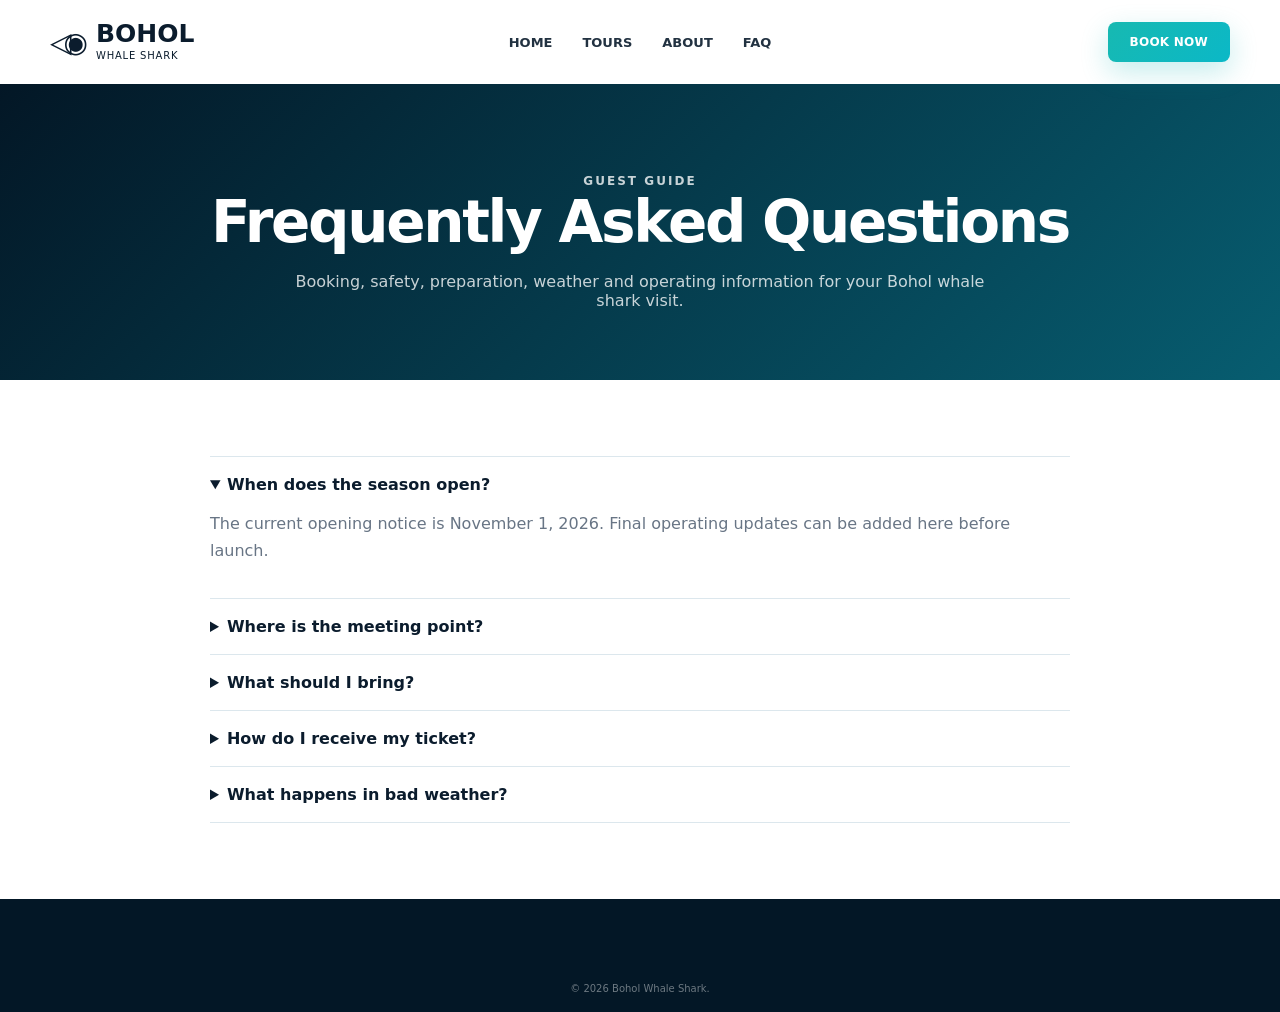
<file: faq.html>
<!doctype html>
<html lang="en">
<head>
  <meta charset="utf-8">
  <meta name="viewport" content="width=device-width, initial-scale=1">
  <title>FAQ | Bohol Whale Shark</title>
  <link rel="stylesheet" href="styles.css?v=20260817-1">
</head>
<body>
  <nav class="nav shell" aria-label="Main navigation" style="color:#0b1c2d">
    <a class="brand" href="index.html"><span class="brand-mark">◁◉</span><span class="brand-text"><strong>BOHOL</strong><small>WHALE SHARK</small></span></a>
    <div class="nav-links"><a href="index.html">Home</a><a href="index.html#tours">Tours</a><a href="index.html#about">About</a><a href="faq.html">FAQ</a></div>
    <a class="btn btn-small nav-book" href="tickets.html">Book Now</a>
  </nav>

  <header class="page-hero">
    <div class="shell">
      <p class="eyebrow">GUEST GUIDE</p>
      <h1>Frequently Asked Questions</h1>
      <p>Booking, safety, preparation, weather and operating information for your Bohol whale shark visit.</p>
    </div>
  </header>

  <main class="section shell">
    <div class="faq-list">
      <details open><summary>When does the season open?</summary><p>The current opening notice is November 1, 2026. Final operating updates can be added here before launch.</p></details>
      <details><summary>Where is the meeting point?</summary><p>The exact check-in location will be confirmed before opening.</p></details>
      <details><summary>What should I bring?</summary><p>Bring swimwear, a towel, a change of clothes, and reef-safe sunscreen.</p></details>
      <details><summary>How do I receive my ticket?</summary><p>After the payment system is connected, guests will receive a booking confirmation and QR e-ticket.</p></details>
      <details><summary>What happens in bad weather?</summary><p>Operations may be delayed, rescheduled, or cancelled when sea conditions are unsafe.</p></details>
    </div>
  </main>

  <footer>
    <p class="copyright">© 2026 Bohol Whale Shark.</p>
  </footer>
</body>
</html>
</file>
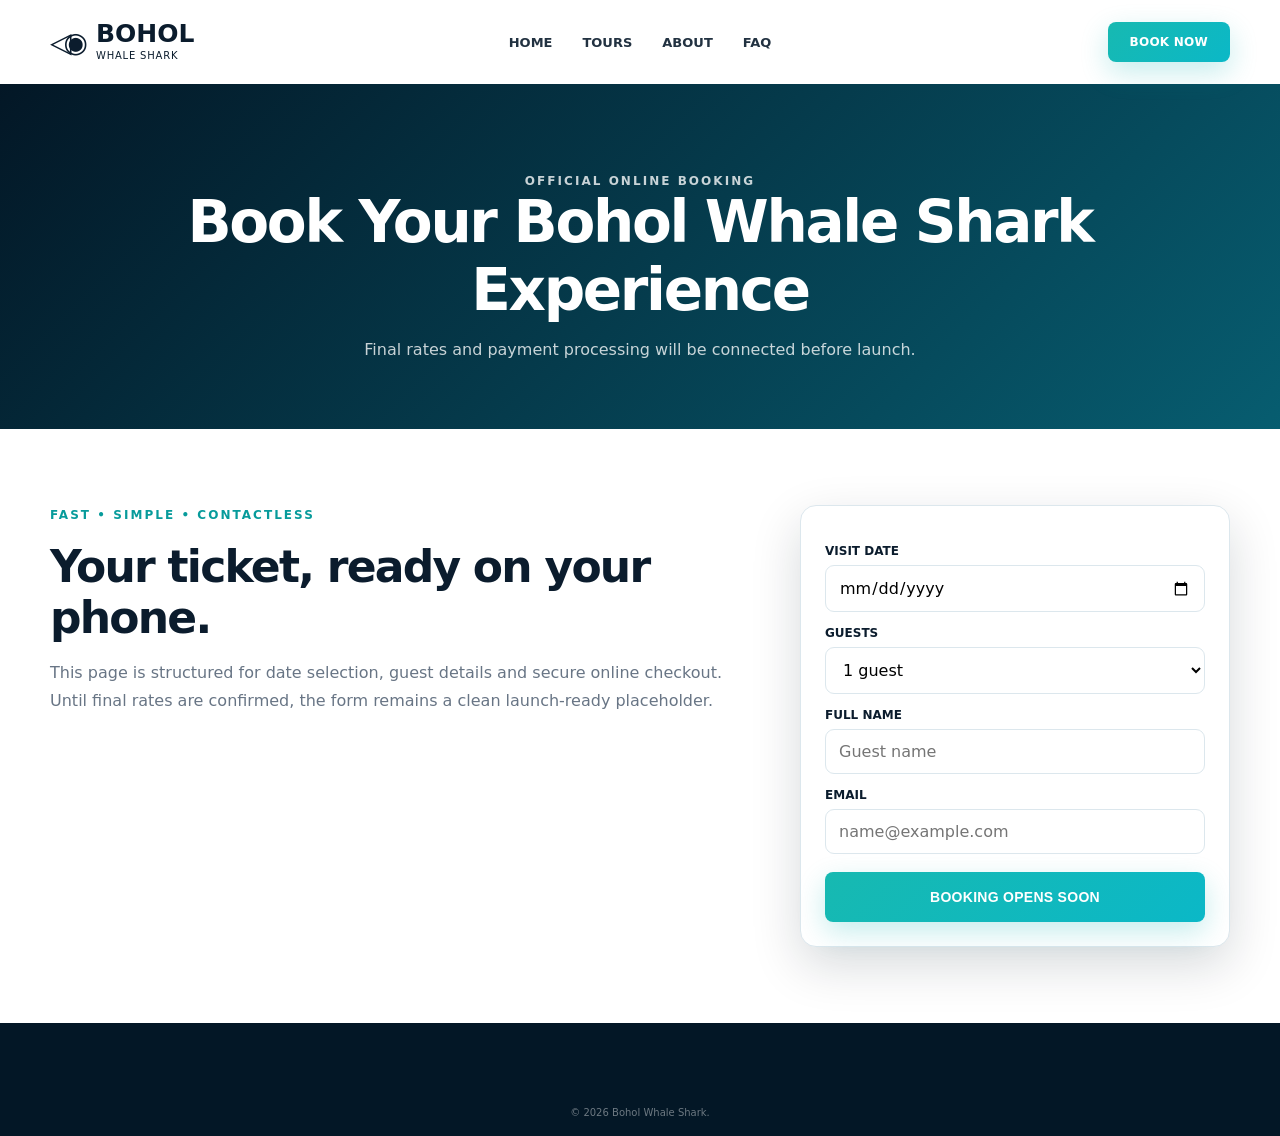
<file: tickets.html>
<!doctype html>
<html lang="en">
<head>
  <meta charset="utf-8">
  <meta name="viewport" content="width=device-width, initial-scale=1">
  <title>Book Tickets | Bohol Whale Shark</title>
  <link rel="stylesheet" href="styles.css?v=20260817-1">
</head>
<body>
  <nav class="nav shell" aria-label="Main navigation" style="color:#0b1c2d">
    <a class="brand" href="index.html"><span class="brand-mark">◁◉</span><span class="brand-text"><strong>BOHOL</strong><small>WHALE SHARK</small></span></a>
    <div class="nav-links"><a href="index.html">Home</a><a href="index.html#tours">Tours</a><a href="index.html#about">About</a><a href="faq.html">FAQ</a></div>
    <a class="btn btn-small nav-book" href="tickets.html">Book Now</a>
  </nav>

  <header class="page-hero">
    <div class="shell">
      <p class="eyebrow">OFFICIAL ONLINE BOOKING</p>
      <h1>Book Your Bohol Whale Shark Experience</h1>
      <p>Final rates and payment processing will be connected before launch.</p>
    </div>
  </header>

  <main class="section shell ticket-wrap">
    <section class="ticket-copy">
      <p class="eyebrow dark">FAST • SIMPLE • CONTACTLESS</p>
      <h2>Your ticket, ready on your phone.</h2>
      <p>This page is structured for date selection, guest details and secure online checkout. Until final rates are confirmed, the form remains a clean launch-ready placeholder.</p>
    </section>

    <form class="booking-card" onsubmit="return false;">
      <label for="visit-date">Visit date</label>
      <input id="visit-date" type="date">

      <label for="guests">Guests</label>
      <select id="guests">
        <option>1 guest</option>
        <option>2 guests</option>
        <option>3 guests</option>
        <option>4 guests</option>
        <option>5 guests</option>
      </select>

      <label for="name">Full name</label>
      <input id="name" type="text" placeholder="Guest name">

      <label for="email">Email</label>
      <input id="email" type="email" placeholder="name@example.com">

      <button class="btn btn-large" type="submit">Booking Opens Soon</button>
    </form>
  </main>

  <footer>
    <p class="copyright">© 2026 Bohol Whale Shark.</p>
  </footer>
</body>
</html>
</file>
<file: styles.css>
:root{
  --navy:#031726;
  --navy2:#062b42;
  --ink:#0b1c2d;
  --muted:#687585;
  --line:#dce7ed;
  --soft:#f4f8fa;
  --teal:#17b9b1;
  --teal2:#079b9b;
  --shadow:0 18px 50px rgba(2,22,35,.16);
}

*{box-sizing:border-box}
html{scroll-behavior:smooth}
body{
  margin:0;
  font-family:Inter,ui-sans-serif,system-ui,-apple-system,BlinkMacSystemFont,"Segoe UI",sans-serif;
  color:var(--ink);
  background:#fff;
}
a{color:inherit;text-decoration:none}
.shell{width:min(1180px,calc(100% - 40px));margin-inline:auto}

/* HERO */
.hero{
  position:relative;
  min-height:850px;
  overflow:hidden;
  color:#fff;
  background:var(--navy);
}
.hero-video{
  position:absolute;
  inset:0;
  width:100%;
  height:100%;
  object-fit:cover;
}
.hero-overlay{
  position:absolute;
  inset:0;
  background:
    linear-gradient(90deg,rgba(1,18,31,.88) 0%,rgba(1,26,43,.66) 46%,rgba(1,17,30,.42) 100%),
    linear-gradient(0deg,rgba(2,22,35,.68),transparent 58%);
}

/* NAV: true three-column layout, no invisible reservation column */
.nav{
  position:relative;
  z-index:5;
  display:grid;
  grid-template-columns:1fr auto 1fr;
  align-items:center;
  padding:22px 0;
}
.brand{
  justify-self:start;
  display:flex;
  gap:10px;
  align-items:center;
}
.brand-mark{font-size:28px;letter-spacing:-8px;margin-right:6px}
.brand-text strong{display:block;font-size:25px;line-height:.9}
.brand-text small{display:block;font-size:10px;letter-spacing:.08em;margin-top:5px}
.nav-links{
  justify-self:center;
  display:flex;
  align-items:center;
  gap:30px;
  font-size:13px;
  font-weight:800;
  text-transform:uppercase;
}
.nav-links a{opacity:.9}
.nav-links a:hover{opacity:1}
.nav-book{justify-self:end}

/* BUTTONS */
.btn{
  display:inline-flex;
  align-items:center;
  justify-content:center;
  border:0;
  border-radius:8px;
  background:linear-gradient(135deg,var(--teal),#0bb8c7);
  color:#fff;
  font-weight:800;
  text-transform:uppercase;
  letter-spacing:.02em;
  box-shadow:0 10px 28px rgba(13,181,181,.24);
}
.btn-small{padding:13px 22px;font-size:12px}
.btn-large{padding:17px 28px;font-size:14px}

/* HERO CONTENT: one real centered column */
.hero-content{
  position:relative;
  z-index:3;
  min-height:690px;
  display:flex;
  align-items:center;
  justify-content:center;
  padding:54px 0 76px;
}
.hero-copy{
  width:min(920px,100%);
  text-align:center;
}
.opening-notice{
  display:inline-flex;
  align-items:center;
  margin:0 0 16px;
  padding:9px 14px;
  border:1px solid rgba(255,255,255,.28);
  border-radius:999px;
  background:rgba(2,31,49,.35);
  font-size:11px;
  font-weight:850;
  letter-spacing:.08em;
}
.eyebrow{
  margin:0 0 16px;
  font-size:12px;
  font-weight:900;
  letter-spacing:.17em;
}
.eyebrow.dark{color:var(--teal2)}
.hero h1{
  margin:0 auto 26px;
  max-width:920px;
  font-size:clamp(58px,7vw,104px);
  line-height:.88;
  letter-spacing:-.055em;
}
.hero-sub{
  max-width:680px;
  margin:0 auto 28px;
  color:rgba(255,255,255,.86);
  font-size:19px;
  line-height:1.55;
}
.trust-row{
  width:min(900px,100%);
  margin:70px auto 0;
  display:grid;
  grid-template-columns:repeat(4,minmax(0,1fr));
  gap:18px;
}
.trust-row>div{
  display:flex;
  align-items:center;
  justify-content:center;
  gap:12px;
  text-align:left;
}
.trust-icon{
  flex:0 0 auto;
  display:grid;
  place-items:center;
  width:39px;
  height:39px;
  border:1px solid rgba(255,255,255,.45);
  border-radius:50%;
  font-weight:800;
}
.trust-row p{margin:0}
.trust-row strong,.trust-row small{display:block}
.trust-row strong{font-size:11px;text-transform:uppercase}
.trust-row small{margin-top:3px;font-size:10px;color:rgba(255,255,255,.68)}

/* GENERAL */
.section{padding:76px 0}
.soft{background:var(--soft)}
.section-heading h2{
  margin:0 0 30px;
  font-size:38px;
  letter-spacing:-.03em;
}
.section-heading.center{text-align:center}
.section-lead{
  max-width:740px;
  margin:0 auto 34px;
  color:var(--muted);
  line-height:1.7;
  text-align:center;
}
.section-lead.left{margin-left:0;text-align:left}

.feature-grid{
  display:grid;
  grid-template-columns:repeat(4,1fr);
  gap:16px;
}
.feature-grid article,
.tour-card{
  border:1px solid var(--line);
  border-radius:14px;
  background:#fff;
  padding:24px;
}
.feature-grid article>span{font-size:30px;color:var(--teal)}
.feature-grid h3,.tour-card h3{margin:18px 0 8px;font-size:15px}
.feature-grid p,.tour-card p{
  margin:0;
  color:var(--muted);
  font-size:13px;
  line-height:1.65;
}

.payments{
  margin-top:-10px;
  display:flex;
  align-items:center;
  gap:30px;
  padding:20px 28px;
  border:1px solid var(--line);
  border-radius:16px;
  box-shadow:0 10px 30px rgba(10,40,60,.06);
}
.payments>p{
  margin:0;
  white-space:nowrap;
  font-size:11px;
  font-weight:900;
  text-transform:uppercase;
}
.payment-logos{
  width:100%;
  display:flex;
  align-items:center;
  justify-content:space-between;
  gap:24px;
  font-size:20px;
  font-weight:900;
}
.visa{color:#173ea5;font-style:italic}
.gcash{color:#2267d7}
.maya{color:#27b77e}
.qrph{color:#0d2c51}
.powered{padding-left:18px;border-left:1px solid var(--line);font-size:11px}
.powered small{color:var(--muted);font-weight:600}

.tour-cards{
  display:grid;
  grid-template-columns:repeat(3,1fr);
  gap:18px;
}
.tour-tag{
  display:inline-block;
  padding:7px 9px;
  border-radius:999px;
  background:#e9faf8;
  color:var(--teal2);
  font-size:10px;
  font-weight:900;
}
.tour-card strong{
  display:block;
  margin-top:22px;
  color:var(--teal2);
  font-size:13px;
}

.timeline{
  display:grid;
  grid-template-columns:repeat(6,1fr);
  gap:18px;
}
.timeline article{text-align:center}
.timeline article>span{
  display:grid;
  place-items:center;
  width:50px;
  height:50px;
  margin:0 auto 15px;
  border:1px solid var(--teal);
  border-radius:50%;
  color:var(--teal2);
  background:#fff;
  font-weight:900;
}
.timeline b{font-size:12px;text-transform:uppercase}
.timeline p{font-size:11px;color:var(--muted);line-height:1.5}

.info-grid{
  display:grid;
  grid-template-columns:repeat(5,1fr);
  gap:0;
  padding:26px;
  border-radius:15px;
  background:linear-gradient(135deg,#eff9fb,#e9f4f9);
}
.info-grid article{
  padding:0 16px;
  border-right:1px solid #cfdee5;
}
.info-grid article:last-child{border-right:0}
.info-grid article>span{font-size:25px}
.info-grid h3{margin:11px 0 8px;font-size:12px;text-transform:uppercase}
.info-grid p{margin:0;color:var(--muted);font-size:11px;line-height:1.55}

.cta{
  margin-top:35px;
  margin-bottom:70px;
  min-height:180px;
  display:flex;
  align-items:center;
  justify-content:space-between;
  gap:30px;
  padding:38px 44px;
  border-radius:18px;
  background:linear-gradient(90deg,#041d30,#075d70);
  color:#fff;
}
.cta h2{margin:0 0 8px;font-size:34px}
.cta p{margin:0;color:rgba(255,255,255,.76)}

/* FOOTER */
footer{
  padding:46px 0 18px;
  background:var(--navy);
  color:#fff;
}
.footer-grid{
  display:grid;
  grid-template-columns:1.4fr repeat(3,1fr);
  gap:40px;
}
.footer-grid>div:not(.footer-brand){
  display:flex;
  flex-direction:column;
  gap:8px;
  font-size:12px;
  color:rgba(255,255,255,.68);
}
.footer-grid strong{color:#fff;text-transform:uppercase;font-size:11px;margin-bottom:7px}
.copyright{text-align:center;color:rgba(255,255,255,.42);font-size:10px;margin:38px 0 0}

/* FAQ */
.page-hero{
  padding:90px 0 70px;
  background:linear-gradient(135deg,#031726,#075d70);
  color:#fff;
  text-align:center;
}
.page-hero h1{margin:0 0 16px;font-size:58px;letter-spacing:-.04em}
.page-hero p{max-width:700px;margin:0 auto;color:rgba(255,255,255,.78)}
.faq-list{max-width:860px;margin:0 auto}
.faq-list details{
  padding:18px 0;
  border-top:1px solid var(--line);
}
.faq-list details:last-child{border-bottom:1px solid var(--line)}
.faq-list summary{cursor:pointer;font-weight:800}
.faq-list p{color:var(--muted);line-height:1.7}

/* TICKETS */
.ticket-wrap{
  display:grid;
  grid-template-columns:minmax(0,1fr) 430px;
  gap:64px;
  align-items:start;
}
.ticket-copy h2{font-size:44px;margin:0 0 16px;letter-spacing:-.04em}
.ticket-copy p{color:var(--muted);line-height:1.7}
.booking-card{
  padding:24px;
  border:1px solid var(--line);
  border-radius:16px;
  background:#fff;
  box-shadow:var(--shadow);
}
.booking-card label{display:block;margin:14px 0 7px;font-size:12px;font-weight:900;text-transform:uppercase}
.booking-card input,.booking-card select{
  width:100%;
  padding:12px 13px;
  border:1px solid var(--line);
  border-radius:9px;
  background:#fff;
  font:inherit;
}
.booking-card .btn{width:100%;margin-top:18px}

/* RESPONSIVE */
@media (max-width:980px){
  .nav{
    grid-template-columns:auto 1fr auto;
    gap:18px;
  }
  .nav-links{display:none}
  .hero{min-height:auto}
  .hero-content{min-height:650px;padding-top:20px}
  .trust-row{grid-template-columns:repeat(2,1fr)}
  .feature-grid{grid-template-columns:repeat(2,1fr)}
  .tour-cards{grid-template-columns:1fr}
  .timeline{grid-template-columns:repeat(3,1fr)}
  .info-grid{grid-template-columns:repeat(2,1fr)}
  .info-grid article{padding:16px;border-right:0;border-bottom:1px solid #cfdee5}
  .payment-logos{flex-wrap:wrap;justify-content:flex-start}
  .footer-grid{grid-template-columns:repeat(2,1fr)}
  .ticket-wrap{grid-template-columns:1fr}
}

@media (max-width:620px){
  .shell{width:min(100% - 24px,1180px)}
  .nav{padding:15px 0}
  .brand-text strong{font-size:21px}
  .nav-book{display:none}
  .hero-content{min-height:600px;padding:28px 0 45px}
  .hero h1{font-size:52px}
  .hero-sub{font-size:16px}
  .trust-row{grid-template-columns:1fr 1fr;gap:18px 10px;margin-top:45px}
  .trust-row>div{justify-content:flex-start}
  .trust-row small{display:none}
  .feature-grid{grid-template-columns:1fr}
  .payments{display:block}
  .payment-logos{margin-top:16px}
  .timeline{grid-template-columns:repeat(2,1fr)}
  .info-grid{grid-template-columns:1fr}
  .cta{display:block;padding:28px}
  .cta .btn{margin-top:22px}
  .footer-grid{grid-template-columns:1fr}
  .section{padding:55px 0}
  .section-heading h2{font-size:31px}
  .page-hero h1{font-size:44px}
  .ticket-copy h2{font-size:34px}
}
</file>
